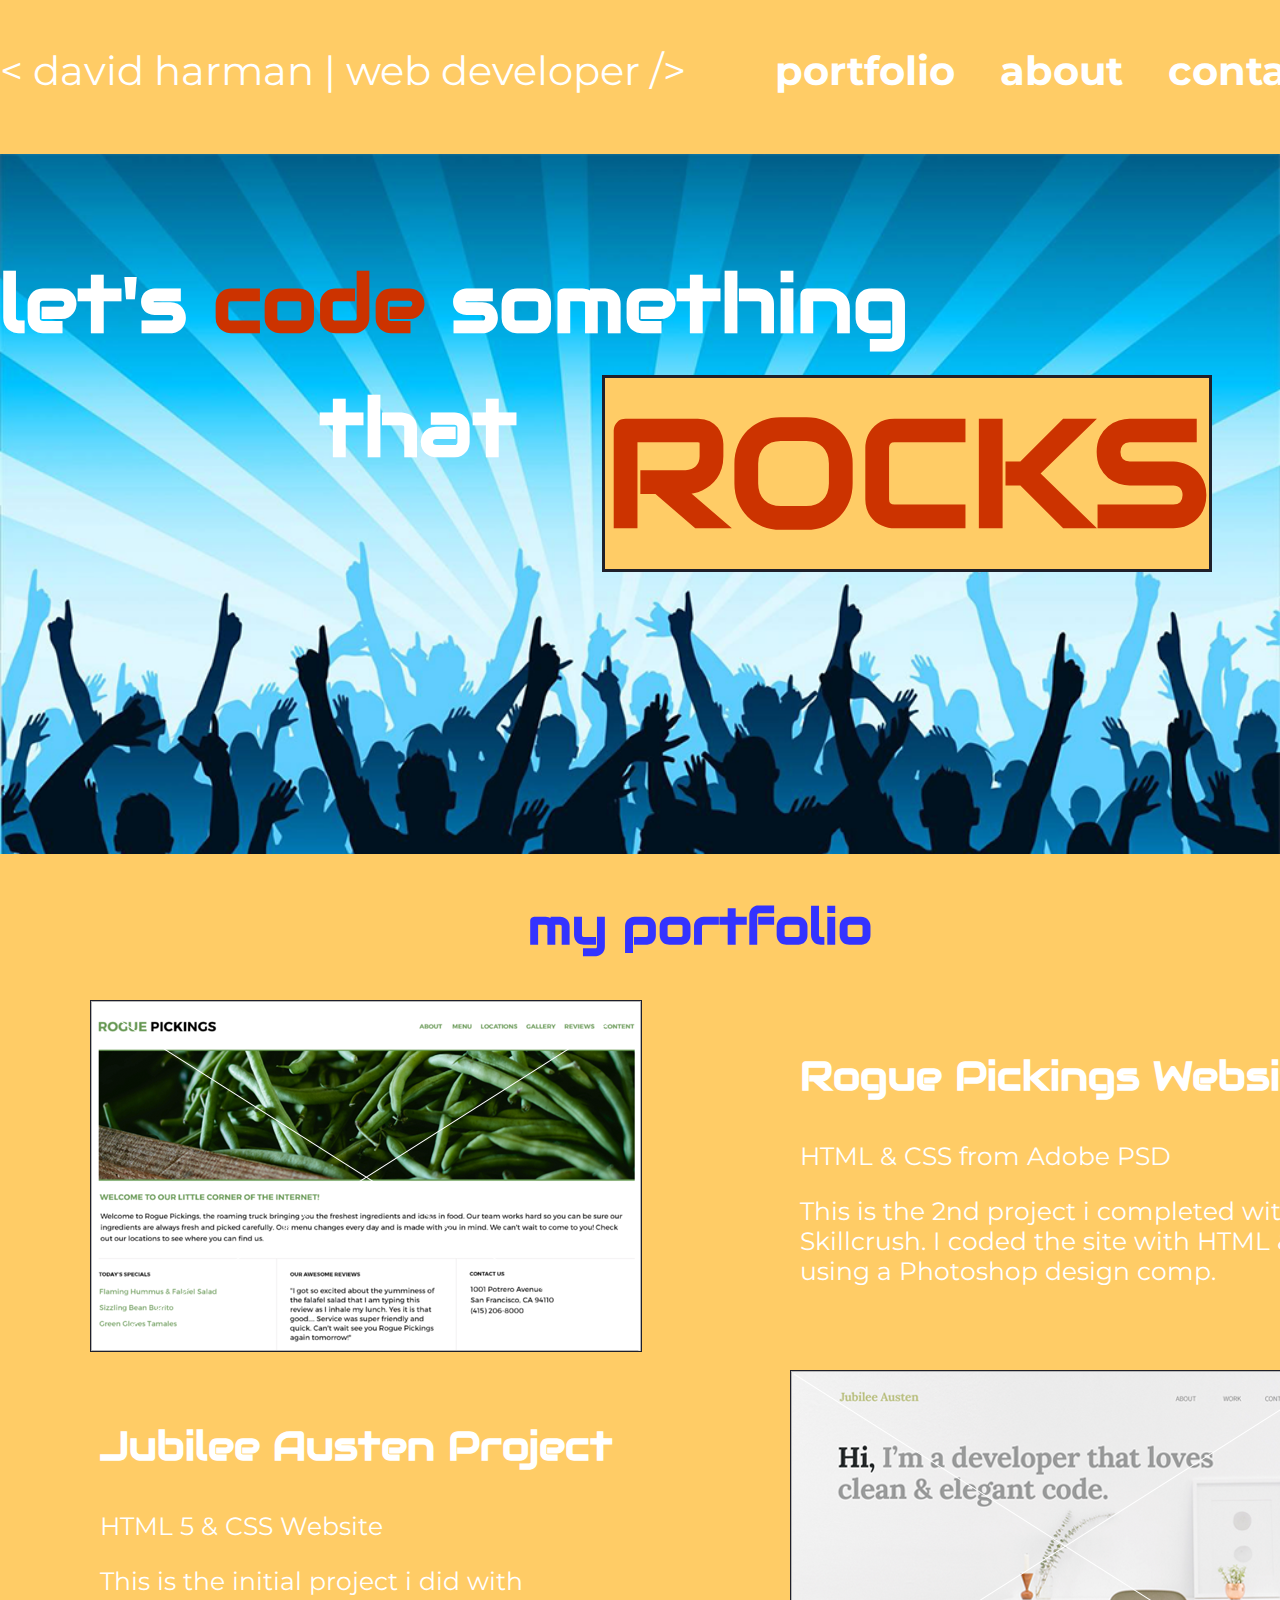
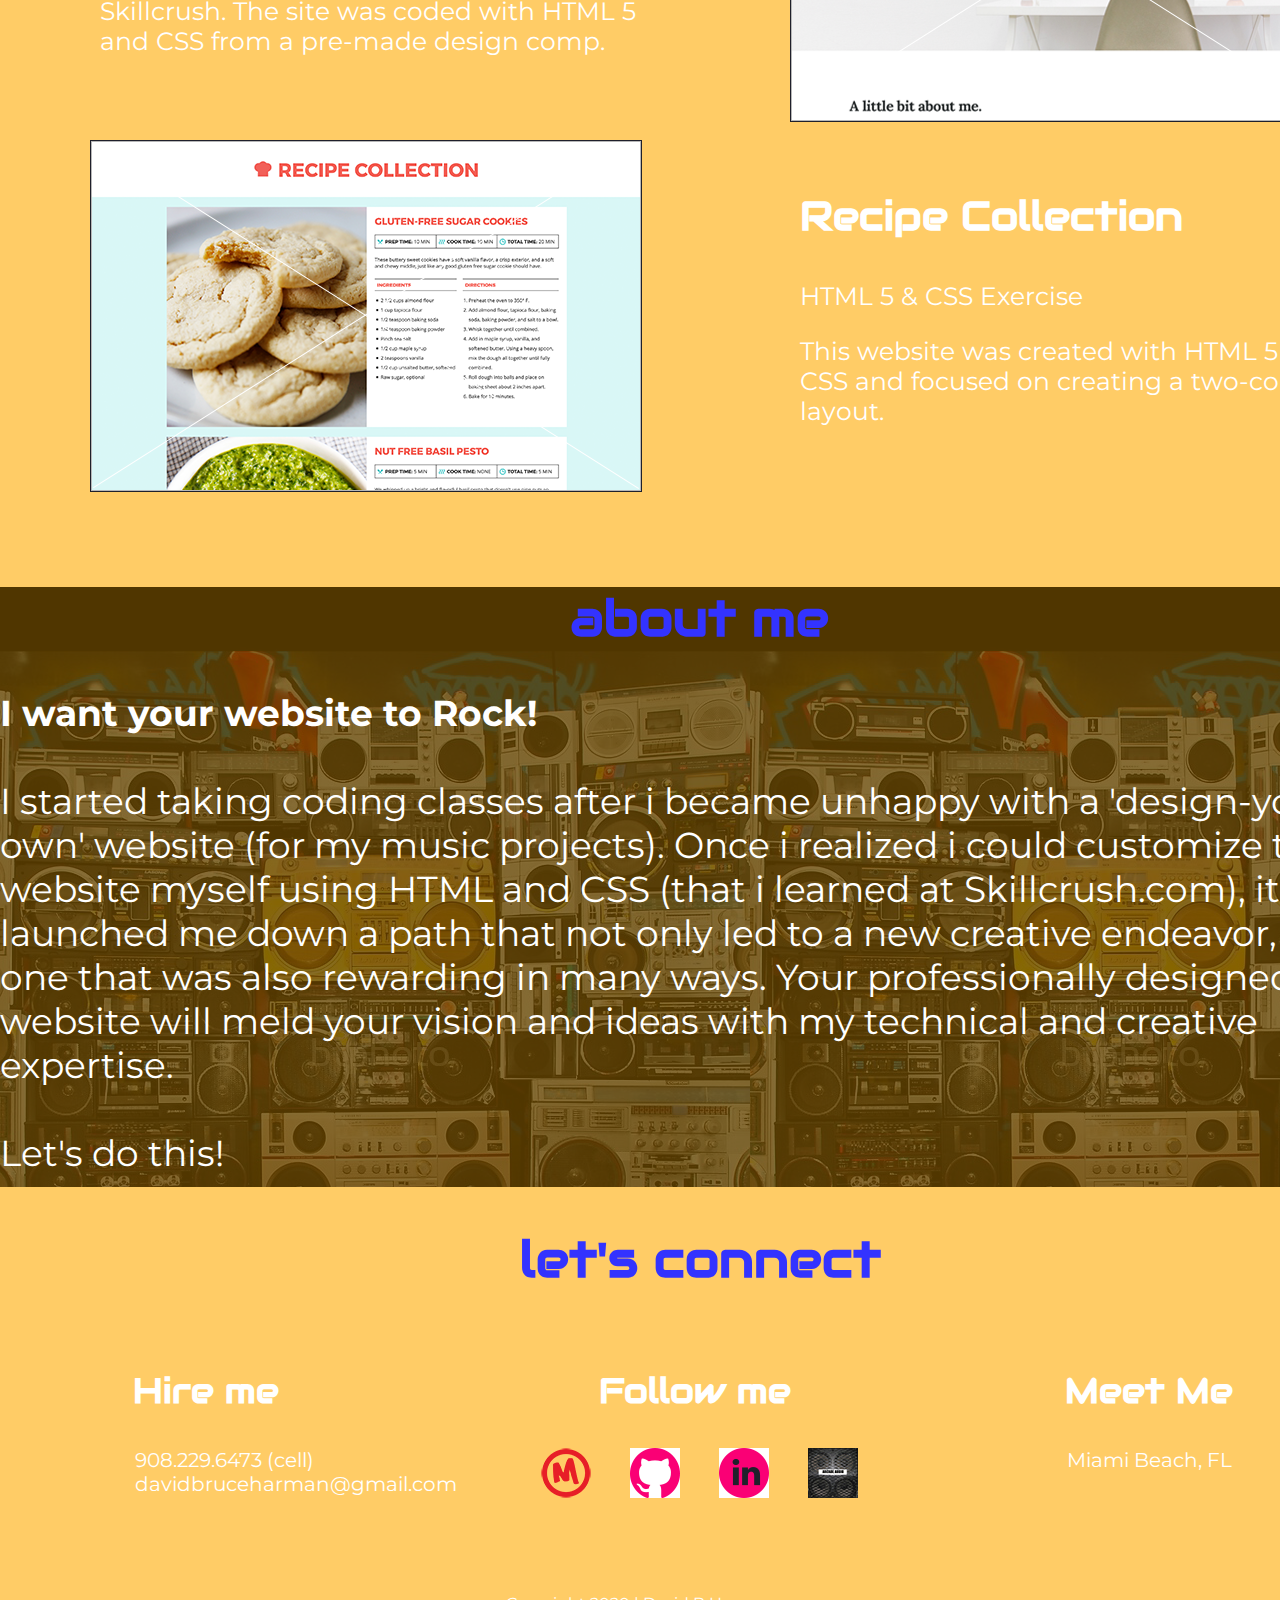
<file: my-portfolio-website/index.html>
<!doctype html>
<html lang="en">
    <head>
    	<meta charset="utf-8">
        <title>David Harman | Portfolio</title>
        <link rel="stylesheet" href="css/normalize.css">
        <link rel="stylesheet" href="css/main.css">
        <link href="https://fonts.googleapis.com/css2?family=Metrophobic&display=swap" rel="stylesheet">
        <link href="https://fonts.googleapis.com/css2?family=Audiowide&family=Faster+One&family=Monofett&display=swap" rel="stylesheet">
        <link href="https://fonts.googleapis.com/css2?family=Montserrat:wght@400;700&family=Source+Code+Pro:wght@600&display=swap" rel="stylesheet"> 
    </head>
    <body>
    	<header>
    		    <div class ="full-width">
    			    <div class="half-width">
    				    <p>< david harman | web developer /></p>
    			    </div>
    			    <div class="half-width">
    				    <nav>
    					    <ul>
    						    <li><a href="#portfolio">portfolio</a></li>
    						    <li><a href="#about">about</a></li>
    						    <li><a href="#contact">contact</a></li>
    					    </ul>
    				    </nav>
    			    </div>
            </div>
    	</header>
      <main>
        <section id="intro">
          <div class="full-width">
            <h1>let's <span>code</span> something <br>&emsp;&emsp;&emsp;&emsp;that 
              <span class="emphasis">ROCKS</span></h1>
          </div>
        </section>
      	<section id="portfolio">
      		<div class="full-width">
      			    <h2>my portfolio</h2>
      			<div class ="port">    
      			    <div class="half-width">
      			        <img src="img/rogue-pickings-thumbnail.png" alt="rogue-pic"/>
      		        </div>
      			    <div class="half-width">
      			    	<div class="site-desc">
      			   	        <a href="http://arcadewebdevelopment.com/rogue" target="_blank"><h3>Rogue Pickings Website</h3></a><p>HTML &amp; CSS from Adobe PSD</p>
      			            <p>This is the 2nd project i completed with Skillcrush. I coded the site with HTML &amp; CSS using a Photoshop design comp.</p>
      			        </div>
      			    </div>
      			</div>
      			<div class="port">
      			    <div class="half-width">
      			    	<div class="site-desc">
      				        <a href="http://arcadewebdevelopment.com/jubilee" target="_blank">
                            <h3>Jubilee Austen Project</h3></a><p>HTML 5 &amp; CSS Website</p>
                            <p>This is the initial project i did with Skillcrush. The site was coded with HTML 5 and CSS from a pre-made design comp.</p>
                        </div>
                    </div>
                    <div class="half-width">
                        <img src="img/jubilee-thumbnail.png" alt="jubilee"/>
                    </div>
                </div>
                <div class="port">
                    <div class="half-width">
                        <img src="img/recipe-thumbnail.png" alt="recipe"/>
                    </div>
                    <div class="half-width">
                    	<div class="site-desc">
                	        <a href="http://arcadewebdevelopment.com/recipe" target="_blank">
                	        <h3>Recipe Collection</h3></a><p>HTML 5 &amp; CSS Exercise</p>
                	        <p>This website was created with HTML 5 &amp; CSS and focused on creating
                		    a two-column layout.</p>
                        </div>
      		        </div>
      		    </div>
            </div>
      	</section>
      	<section id="about">
      		<div class="full-width">
      			<h2>about me</h2>
      			<p><strong>I want your website to Rock!</strong><br><br>I started taking coding classes after i became
      				unhappy with a 'design-your-own' website (for my music projects). Once i realized i could customize the website myself using HTML and CSS (that i learned at Skillcrush.com), it launched me down a path that not only led to a new creative endeavor, but one that was also rewarding in many ways. Your professionally designed website will meld your vision and ideas with my technical and creative expertise. <br><br>Let's do this!</p>
      		</div>
      	</section>
      	  <section id="contact">
      		  <div class="full-width">
      			     <h2>let's connect</h2>
      		     <div class="third-width">
      		       <h3>Hire me</h3><p>908.229.6473 (cell)<br>
      		       <a href="mailto:davidbruceharman@gmail.com">davidbruceharman@gmail.com</a></p>
      		     </div>
      		     <div class="third-width">
      			     <h3>Follow me</h3>
      				    <ul>
      					    <li><a href="https://www.meetup.com/members/313452280/" target="_blank"><img src="img/meetup.png" alt="MEETUP"/></a></li>
      					    <li><a href="https://github.com/dbeez" target="_blank"><img src="img/github.png" alt="GITHUB"/></a></li>
      					    <li><a href="https://www.linkedin.com/in/david-harman-66812341/" target="_blank"><img src="img/linkedin.png" alt="LINKEDIN"/></a></li>
                    <li><a href="https://www.arcadeaudiosvcs.com/" target="_blank"><img src="img/mesacade.jpg" alt="arcadeaudiosvcs"/></a></li>
      				    </ul>
      			   </div>
      		     <div class="third-width">
      			     <h3>Meet Me</h3>
      			     <p>Miami Beach, FL</p>
      		     </div>
             </div>
          </section>
           <footer>
      		     <p>Copyright 2020 | David B Harman</p>
           </footer>
      	</main>
    </body>
</html>
</file>
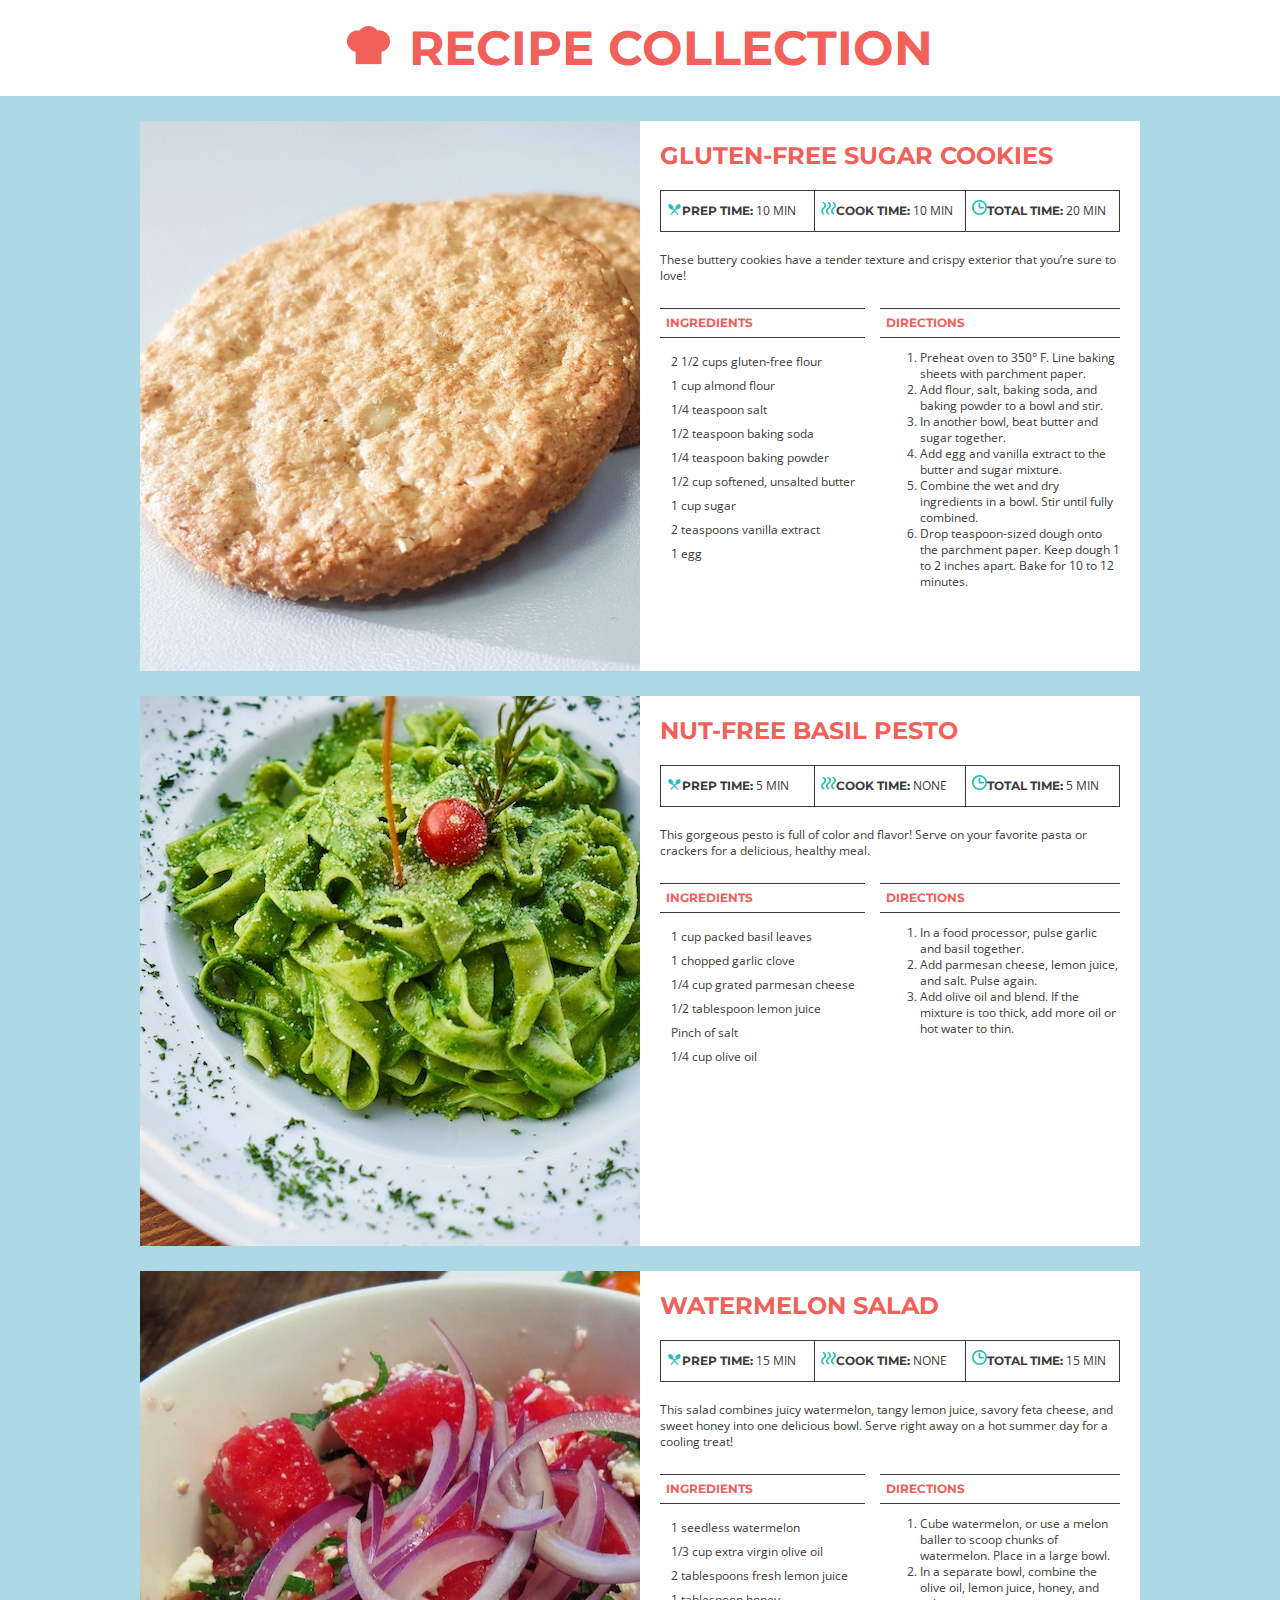
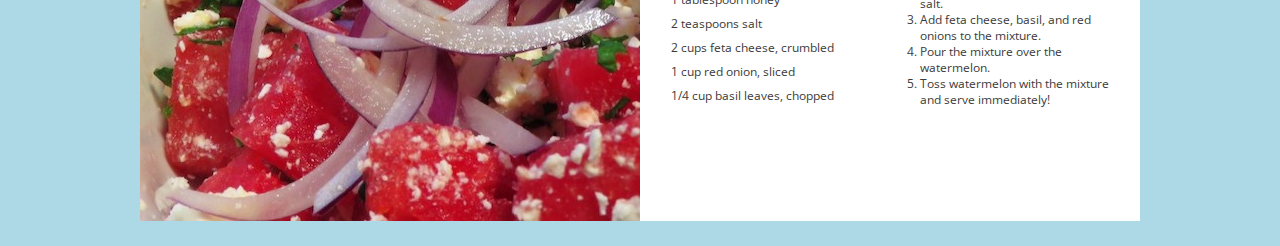
<file: recipe/index.html>
<!doctype html>
<html lang="en">

    <head>
        <meta charset="utf-8">
        <title>Recipe Cards Project</title>
        <link rel="stylesheet" href="css/normalize.css">
        <link rel="stylesheet" href="css/style.css">
        <link href="https://fonts.googleapis.com/css?family=Montserrat:700%7COpen+Sans&display=swap" rel="stylesheet">
    </head>

    <body>
        <header>
            <img src="img/chef-hat.png" alt="chef hat">
            <h1>Recipe Collection</h1>
        </header>
        <main>
            <article id="cookies" class="card">
                <div class="image"></div>
                <div class="recipe">
                    <h2>Gluten-Free Sugar Cookies</h2>
                    <div class="time">
                        <div class="prep">
                            <img src="img/spoons.png" alt="prep time"><p class="time-details"><strong>Prep Time:</strong> 10 Min</p>
                        </div>
                        <div class="cook">
                            <img src="img/steam.png" alt="cook time"><p class="time-details"><strong>Cook Time:</strong> 10 Min</p>
                        </div>
                        <div class="total">
                            <img src="img/clock.png" alt="total time"><p class="time-details"><strong>Total Time:</strong> 20 Min</p>
                        </div>
                    </div>
                    <p class="description">These buttery cookies have a tender texture and crispy exterior that you’re
                        sure to love!</p>
                    <div class="columns">
                        <section class="ingredients">
                            <h3>Ingredients</h3>
                            <ul>
                                <li>2 1/2 cups gluten-free flour</li>
                                <li>1 cup almond flour</li>
                                <li>1/4 teaspoon salt</li>
                                <li>1/2 teaspoon baking soda</li>
                                <li>1/4 teaspoon baking powder</li>
                                <li>1/2 cup softened, unsalted butter</li>
                                <li>1 cup sugar</li>
                                <li>2 teaspoons vanilla extract</li>
                                <li>1 egg</li>
                            </ul>
                        </section>
                        <section class="directions">
                            <h3>Directions</h3>
                            <ol>
                                <li>Preheat oven to 350&deg; F. Line baking sheets with parchment paper.</li>
                                <li>Add flour, salt, baking soda, and baking powder to a bowl and stir.</li>
                                <li>In another bowl, beat butter and sugar together.</li>
                                <li>Add egg and vanilla extract to the butter and sugar mixture.</li>
                                <li>Combine the wet and dry ingredients in a bowl. Stir until fully combined.</li>
                                <li>Drop teaspoon-sized dough onto the parchment paper. Keep dough 1 to 2 inches apart.
                                    Bake for 10 to 12 minutes.</li>
                            </ol>
                        </section>
                    </div>
                </div>
            </article>
            <article id="pesto" class="card">
                <div class="image"></div>
                <div class="recipe">
                    <h2>Nut-Free Basil Pesto</h2>
                    <div class="time">
                        <div class="prep">
                            <img src="img/spoons.png" alt="prep time"><p class="time-details"><strong>Prep Time:</strong> 5 Min</p>
                        </div>
                        <div class="cook">
                            <img src="img/steam.png" alt="cook time"><p class="time-details"><strong>Cook Time:</strong> None</p>
                        </div>
                        <div class="total">
                            <img src="img/clock.png" alt="total time"><p class="time-details"><strong>Total Time:</strong> 5 Min</p>
                        </div>
                    </div>
                    <p class="description">This gorgeous pesto is full of color and flavor! Serve on your favorite pasta
                        or crackers for a delicious, healthy meal.</p>
                    <div class="columns">
                        <section class="ingredients">
                            <h3>Ingredients</h3>
                            <ul>
                                <li>1 cup packed basil leaves</li>
                                <li>1 chopped garlic clove</li>
                                <li>1/4 cup grated parmesan cheese</li>
                                <li>1/2 tablespoon lemon juice</li>
                                <li>Pinch of salt</li>
                                <li>1/4 cup olive oil</li>
                            </ul>
                        </section>
                        <section class="directions">
                            <h3>Directions</h3>
                            <ol>
                                <li>In a food processor, pulse garlic and basil together.</li>
                                <li>Add parmesan cheese, lemon juice, and salt. Pulse again.</li>
                                <li>Add olive oil and blend. If the mixture is too thick, add more oil or hot water to
                                    thin.</li>
                            </ol>
                        </section>
                    </div>
                </div>
            </article>
            <article id="salad" class="card">
                <div class="image"></div>
                <div class="recipe">
                    <h2>Watermelon Salad</h2>
                    <div class="time">
                        <div class="prep">
                            <img src="img/spoons.png" alt="prep time"><p class="time-details"><strong>Prep Time:</strong> 15 Min</p>
                        </div>
                        <div class="cook">
                            <img src="img/steam.png" alt="cook time"><p class="time-details"><strong>Cook Time:</strong> None</p>
                        </div>
                        <div class="total">
                            <img src="img/clock.png" alt="total time"><p class="time-details"><strong>Total Time:</strong> 15 Min</p>
                        </div>
                    </div>
                    <p class="description">This salad combines juicy watermelon, tangy lemon juice, savory feta cheese,
                        and sweet honey into one delicious bowl. Serve right away on a hot summer day for a cooling
                        treat!</p>
                    <div class="columns">
                        <section class="ingredients">
                            <h3>Ingredients</h3>
                            <ul>
                                <li>1 seedless watermelon</li>
                                <li>1/3 cup extra virgin olive oil</li>
                                <li>2 tablespoons fresh lemon juice</li>
                                <li>1 tablespoon honey</li>
                                <li>2 teaspoons salt</li>
                                <li>2 cups feta cheese, crumbled</li>
                                <li>1 cup red onion, sliced</li>
                                <li>1/4 cup basil leaves, chopped</li>
                            </ul>
                        </section>
                        <section class="directions">
                            <h3>Directions</h3>
                            <ol>
                                <li>Cube watermelon, or use a melon baller to scoop chunks of watermelon. Place in a
                                    large bowl.</li>
                                <li>In a separate bowl, combine the olive oil, lemon juice, honey, and salt.</li>
                                <li>Add feta cheese, basil, and red onions to the mixture.</li>
                                <li>Pour the mixture over the watermelon.</li>
                                <li>Toss watermelon with the mixture and serve immediately!</li>
                            </ol>
                        </section>
                    </div>
                </div>
            </article>
        </main>
    </body>

</html>
</file>
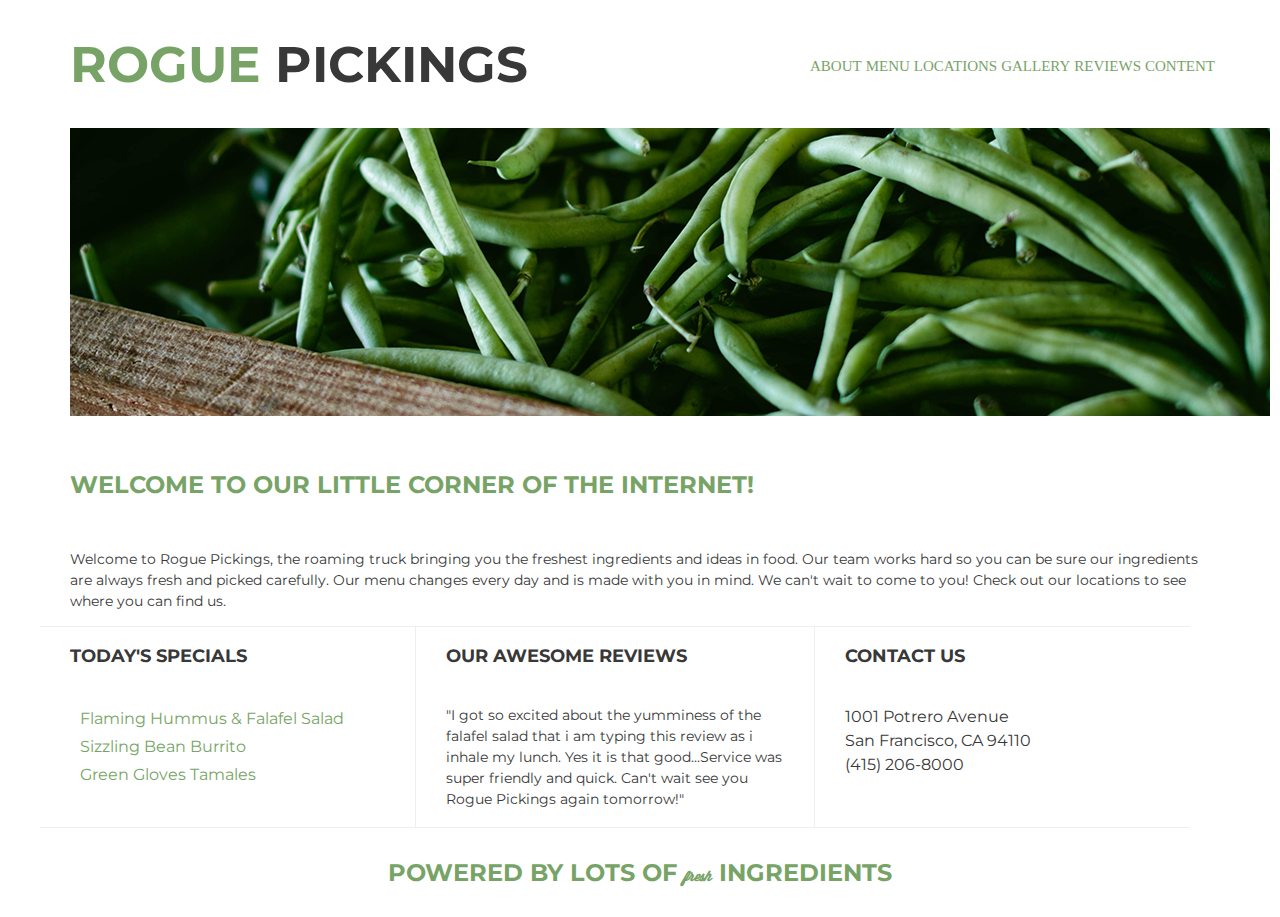
<file: rogue/index.html>
<!doctype html>
<html lang="en">
     <head>
     	<title>Rogue Pickings | Website</title>
     	<link rel="stylesheet" href="css/normalize.css">
     	<link rel="stylesheet" href="css/main.css">
     	<link href="https://fonts.googleapis.com/css2?family=Montserrat:wght@400;700&display=swap" rel="stylesheet">
     </head>
<body>
	    <header>
		    <div class="full-width">
		    	<div class="half-width">
		            <h1><span>ROGUE</span> PICKINGS</h1>
		        </div>
		        <div class="half-width">
		              <nav>
		    		    <ul>
		    			    <li><a href="#about">ABOUT</a></li>
		    			    <li><a href="#menu">MENU</a></li>
		    			    <li><a href="#locations">LOCATIONS</a></li>
		    			    <li><a href="#gallery">GALLERY</a></li>
		    			    <li><a href="#reviews">REVIEWS</a></li>
		    			    <li><a href="#content">CONTENT</a></li>
		    		    </ul>
		    	      </nav>
		    	  </div>
		    </div>
	    </header>
	<main>
		    <div class="full-width">
		    	<img src="img/hero-image.png" alt="green beans"/>
		    </div>
		<section id="about">
	        <div class="full-width">
	          <h2>WELCOME TO OUR LITTLE CORNER OF THE INTERNET!
	          </h2>
	            <P>Welcome to Rogue Pickings, the roaming truck bringing you the freshest ingredients and ideas in food. Our team works hard so you can be sure our ingredients are always fresh and picked carefully. Our menu changes every day and is made with you in mind. We can't wait to come to you! Check out our locations to see where you can find us.
	            </P>
	        </div>
	    </section>
	    <section id="info">
	        <div class="full-width">
	        	<div class="third-width" id="specials">
	        		<h3>TODAY'S SPECIALS</h3>
	        		  <ul>
	        		  	<li>Flaming Hummus & Falafel Salad</li>
	        		  	<li>Sizzling Bean Burrito</li>
	        		  	<li>Green Gloves Tamales</li>
	        		  </ul>
	            </div>
	            <div class="third-width" id="reviews">
	            	<h3>OUR AWESOME REVIEWS</h3>
	            	 <p>"I got so excited about the yumminess of the falafel salad that i am typing this review as i inhale my lunch. Yes it is that good...Service was super friendly and quick. Can't wait see you Rogue Pickings again tomorrow!"
	            	 </p>
	            </div>
	            <div class="third-width" id="contact">
	            	<h3>CONTACT US</h3>
	            	<p>1001 Potrero Avenue San Francisco, CA 94110 (415) 206-8000
	                </p>
	            </div>
	        </div>
	    </section>
	    <footer>
	    	<div class="full-width">
	    	    <h2>POWERED BY LOTS OF <span>fresh</span> INGREDIENTS</h2>
	    	</div>
	    </footer>
	</main>
</body>
</html>
</file>
<file: my-portfolio-website/css/main.css>
/***** BASE STYLES ******/

#portfolio {
	height: 1250px;
}
#contact {
	height: 350px;
}

/***** GRID *****/

body {
	font-family: 'Montserrat', sans-serif;
	color: #ffffff;
	background-color: #ffcc66;
}

.full-width {
	width: 1400px;
	margin: 0 auto;
}

.half-width {
    width: 700px;
    float: left;
}

.third-width {
	width: 466px;
	float: left;
}

.port {
	overflow: auto;
}

/***** HEADER *****/

header {
	height: 100px;
}

header p, nav {
	font-size: 40px;
	padding-top: 6px;
}

nav ul li a { 
	text-decoration: none;
	font-weight: bold;
	color: #ffffff;
}

/***** Introduction *****/

#intro {
	height: 700px;
	background: url('../img/letsrock.png');
	background-color: #ffffff;
	background-size: cover;
}

#intro h1 {
	font-family: 'Audiowide', cursive;
	font-size: 80px;
	padding: 100px 0 0 0;
	line-height: 100px;
}

#intro h1 span {
	color: #cc3300; 
}

.emphasis {
	font-size: 150px;
	background-color: #ffcc66;
	border: 3px solid #1f202b;
	position: relative;
	top: 70px;
	left: 60px;
}
 
/***** PORTFOLIO *****/

#portfolio .port  {
	position: relative;
	left: 90px;
}

.half-width img {
	border: 1px solid;
	color: #1f202b;
}
h2 {
	font-family: 'Audiowide', cursive;
	font-size: 50px;
	text-align: center;
	color: #3333ff;
}

.site-desc {
	height: 350px;
	width: 550px;
	padding: 10px; 
}

.site-desc h3 {
	font-family: 'Audiowide', cursive;
	font-size: 40px;
}

.site-desc a {
	text-decoration: none;
	color: #ffffff;
}
.site-desc p {
	font-size: 25px;
}

/***** ABOUT *****/

#about {
	height: 600px;
	background: url('../img/wallofboomboxes.png');
	background-color: #664400;
}

#about p {
	font-size: 36px;
}

/***** CONNECT *****/

li {
	display: inline-block;
	margin-left: 35px;
}

#contact h3 {
	font-family: 'Audiowide', cursive;
	font-size: 35px;
	padding-left: 133px;
}
#contact p {
	padding-left: 135px;
	font-size: 20px;
}

#contact .third-width a {
	text-decoration: none;
	color: #ffffff;
}

/***** FOOTER *****/

footer {
	text-align: center;
}
</file>
<file: recipe/css/style.css>
/***** BASE STYLES *****/

body {
	background-color: lightblue;
	color: #3B3B3B;
	font-family: 'Open Sans', sans-serif;
	line-height: 16px;
	font-size: 12px;
}
header {
	background-color: #FFFFFF;
	text-align: center;
}
h1 {
	display: inline-block;
	padding: 40px 0;
	margin: 0;
	font-family: 'Montserrat', sans-serif;
	color: #F16059;
	font-size: 48px;
	font-weight: bold;
	text-transform: uppercase;
}
header img {
	margin-right: 16px;
}
main {
	width: 1000px;
	margin: 0 auto;
}
.card {
	margin: 25px 0;
	overflow: auto;
}
.image {
	float: left;
	height: 550px;
	width: 500px;
}
.recipe {
	float: left;
	padding: 20px;
	height: 550px;
	width: 500px;
	background: #FFFFFF;
	box-sizing: border-box;
	}
#cookies .image {
	background-image: url(../img/gluten-free-sugar-cookies.jpg);
	background-size: cover;
}
#pesto .image {
	background-image: url(../img/nut-free-pesto.jpg);
	background-size: cover;
}
#salad .image {
    background-image: url(../img/watermelon-salad.jpg);
    background-size: cover;
}
.recipe h2 {
	margin-top: 0;
	color: #F16059;
	font-family: 'Montserrat', sans-serif;
	font-size: 24px;
	text-transform: uppercase;
	font-weight: bold;
	line-height: 29px;
}
.time {
	margin-bottom: 20px;
	border-width: 1px;
	border-style: solid;
	border-color: #3B3B3B;
	overflow: auto;
}
.time div {
	float: left;
	padding-left: 6px;
	width: 33.3333%;
	box-sizing: border-box;
	text-transform: uppercase;
}
.time .cook {
	border-width: 0 1px;
	border-style: solid;
	border-color: #3B3B3B;
}
.time img {
	width: 15px;
	height: auto;
}
.time-details {
	display: inline-block;
}
.time strong {
	font-family: 'Montserrat', sans-serif;
}
.columns {
	overflow: auto;
}
.directions {
	float: left;
	width: 240px;
}
.ingredients {
	float: left;
	width: 205px;
	margin-right: 15px;
}
.recipe h3 {
	padding: 6px;
	border-style: solid;
	border-width: 1px 0;
	border-color: #3B3B3B;
	font-family: 'Montserrat', sans-serif;
	font-size: 12px;
	font-weight: bold;
	text-transform: uppercase;
	color: #F16059;
}
.ingredients ul {
	padding-left: 11px;
	line-height: 200%;
	list-style-type: square;
}
</file>
<file: rogue/css/main.css>
/***** BASE STYLES *****/
@font-face{
	font-family: 'Wisdom Script';
	src: url('../fonts/wisdom-script.otf') format('opentype');
}
body {
	font-family: 'Montserrat', helvetica, arial, sans-serif;
	color: #383838;
}
h1 {
	font-size: 30px;
	padding: 0 0 0 30px;
}
h2 {
	font-size: 24px;
	padding: 30px;
}
h3 {
	font-size: 18px;
}
h4 {
	font-size: 12px;
}
p {
	font-size: 14px;
	line-height: 21px;
	padding: 0 30px;
}

/***** GRID *****/

.full-width {
	width: 1200px;
	margin: 0 auto;
}
.half-width { 
    width: 600px;
    float: left;
}
.third-width {
	width: 375px;
	float: left;
	height: 200px;
	border-top: 1px solid #eee;
	border-bottom: 1px solid #eee;
}

/***** HEADER *****/

header {
	height: 50px;
}
header h1 {
	
	font-family: 'Montserrat', sans-serif;
	color: #383838;
	font-size: 50px;
}
header h1 span {
	color: #77a466;
}
nav {
	color: #77a466;
	padding: 40px 0 0 130px;
}
nav ul li {
	display: inline;
}
nav ul li a {
	font-family: 'Montserrat, sans-serif';
	font-size: 15px;
	text-decoration: none;
	color: #77a466;
}
img {
	padding: 0 0 0 30px;
}

/***** ABOUT *****/

#about h2 {
	color: #77a466;
}

/***** INFO *****/

.third-width h3 {
	padding: 0 0 20px 30px;
}


#reviews {
	width: 398px;
	border-left: 1px solid #eee;
	border-right: 1px solid #eee;
}

#specials li {
	list-style: none;
	font-size: 16px;
	color: #77a466;
	line-height: 28px;
}
#contact p {
	font-size: 16px;
	line-height: 24px;
	padding: 0 150px 10px 30px;
}

footer {
	margin: 0 auto;
	clear: both;
	text-align: center;
	height: 50px;
}

footer h2 {
	color: #77a466;
}
footer h2 span {
	font-family: 'Wisdom Script', cursive;
	text-transform: lowercase;
	color: #77a466;
	font-size: 14px;
}
</file>
